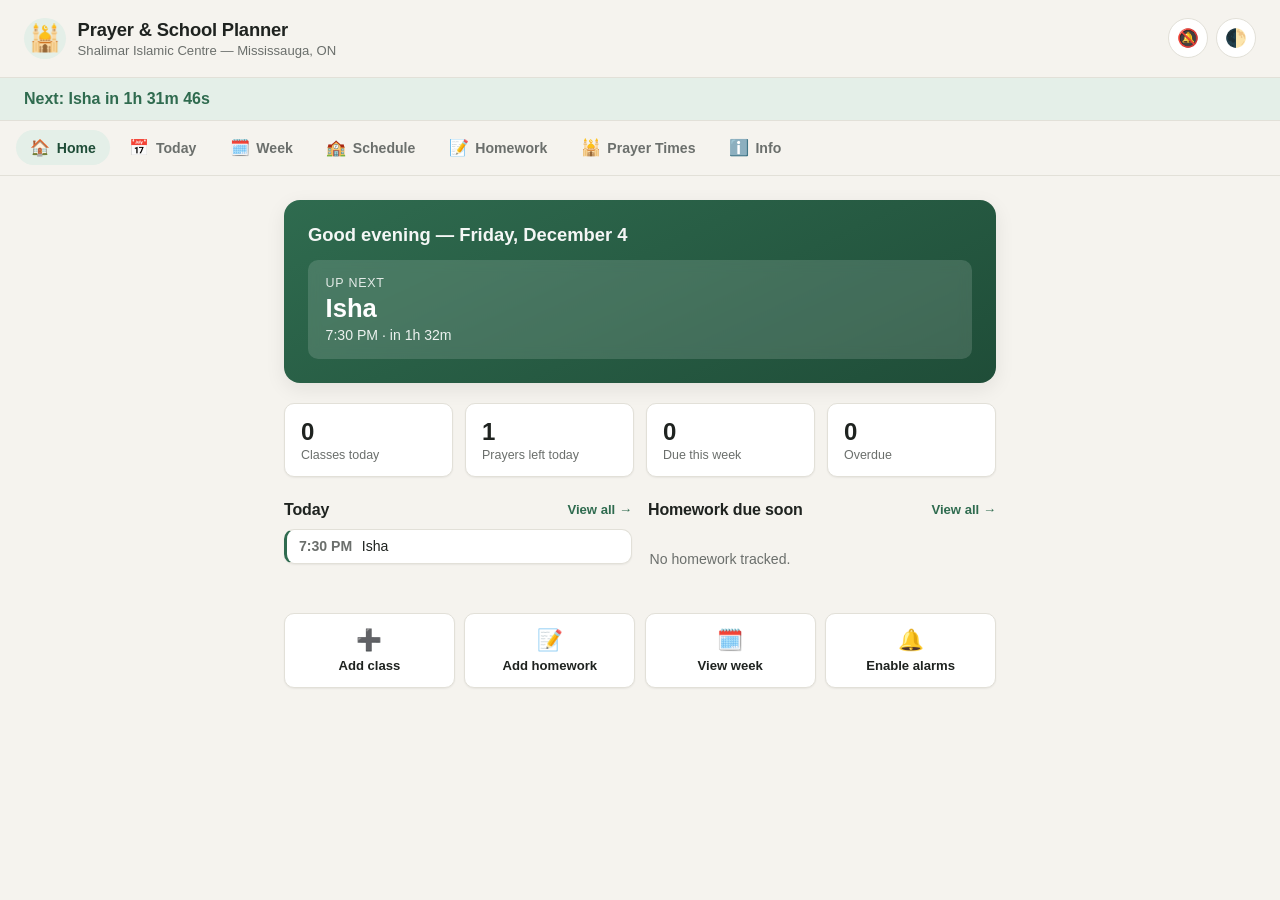
<file: index.html>
<!doctype html>
<html lang="en">
<head>
<meta charset="UTF-8">
<meta name="viewport" content="width=device-width, initial-scale=1.0">
<title>Shalimar Prayer &amp; School Planner</title>
<meta name="description" content="Merge your school timetable with Shalimar Islamic Centre prayer timings.">
<meta name="theme-color" content="#2f6b4f">
<meta name="apple-mobile-web-app-capable" content="yes">
<meta name="apple-mobile-web-app-title" content="Prayer Planner">
<link rel="manifest" href="manifest.json">
<link rel="apple-touch-icon" href="icon-192.png">
<link rel="icon" href="icon-192.png">
<link rel="stylesheet" href="styles.css">
</head>
<body>
<header class="app-header">
  <div class="header-title">
    <span class="header-logo">🕌</span>
    <div>
      <h1>Prayer &amp; School Planner</h1>
      <p class="muted">Shalimar Islamic Centre — Mississauga, ON</p>
    </div>
  </div>
  <div class="header-actions">
    <button id="alarm-toggle-btn" class="icon-btn" title="Enable 15-minute Iqama alarm" aria-label="Enable Iqama alarm">🔕</button>
    <button id="install-btn" class="icon-btn" style="display:none;" title="Install app" aria-label="Install app">📲</button>
    <button id="theme-toggle" class="icon-btn" title="Toggle theme" aria-label="Toggle theme">🌓</button>
  </div>
</header>

<div id="dst-banner" class="banner" style="display:none;"></div>
<div id="countdown-banner" class="banner countdown-banner" style="display:none;"></div>

<div id="alarm-modal" class="alarm-modal" style="display:none;">
  <div class="alarm-modal-inner">
    <div class="alarm-icon">⏰</div>
    <h2 id="alarm-title"></h2>
    <p id="alarm-subtitle" class="muted"></p>
    <button id="alarm-dismiss-btn">Stop Alarm</button>
  </div>
</div>

<nav class="tabs">
  <button class="tab-btn active" data-tab="home-tab"><span class="tab-icon">🏠</span>Home</button>
  <button class="tab-btn" data-tab="today-tab"><span class="tab-icon">📅</span>Today</button>
  <button class="tab-btn" data-tab="week-tab"><span class="tab-icon">🗓️</span>Week</button>
  <button class="tab-btn" data-tab="schedule-tab"><span class="tab-icon">🏫</span>Schedule</button>
  <button class="tab-btn" data-tab="homework-tab"><span class="tab-icon">📝</span>Homework</button>
  <button class="tab-btn" data-tab="times-tab"><span class="tab-icon">🕌</span>Prayer Times</button>
  <button class="tab-btn" data-tab="info-tab"><span class="tab-icon">ℹ️</span>Info</button>
</nav>

<main>
  <section id="home-tab" class="tab-panel active">
    <div class="home-hero">
      <p class="home-greeting" id="home-greeting"></p>
      <div class="home-next-card" id="home-next-card"></div>
    </div>

    <div class="home-stats" id="home-stats"></div>

    <div class="home-columns">
      <div class="home-col">
        <div class="home-col-header">
          <h3>Today</h3>
          <button class="link-btn" data-tab="today-tab">View all →</button>
        </div>
        <div id="home-today-preview" class="mini-list"></div>
      </div>
      <div class="home-col">
        <div class="home-col-header">
          <h3>Homework due soon</h3>
          <button class="link-btn" data-tab="homework-tab">View all →</button>
        </div>
        <div id="home-homework-preview" class="mini-list"></div>
      </div>
    </div>

    <div class="home-quick-actions">
      <button class="quick-action" data-tab="schedule-tab"><span>➕</span>Add class</button>
      <button class="quick-action" data-tab="homework-tab"><span>📝</span>Add homework</button>
      <button class="quick-action" data-tab="week-tab"><span>🗓️</span>View week</button>
      <button class="quick-action" id="home-alarm-btn"><span>🔔</span>Enable alarms</button>
      <button class="quick-action" id="home-install-btn" style="display:none;"><span>📲</span>Install app</button>
    </div>
  </section>

  <section id="today-tab" class="tab-panel">
    <div class="date-nav">
      <button id="prev-day" aria-label="Previous day">&larr;</button>
      <div class="date-heading">
        <span id="date-label"></span>
      </div>
      <button id="next-day" aria-label="Next day">&rarr;</button>
      <button id="today-btn">Today</button>
    </div>
    <div id="today-homework" class="hw-chips" style="display:none;"></div>
    <div id="timeline" class="timeline"></div>
  </section>

  <section id="week-tab" class="tab-panel">
    <div class="date-nav">
      <button id="prev-week" aria-label="Previous week">&larr;</button>
      <div class="date-heading">
        <span id="week-label"></span>
      </div>
      <button id="next-week" aria-label="Next week">&rarr;</button>
      <button id="this-week-btn">This Week</button>
    </div>
    <div id="week-grid" class="week-grid"></div>
  </section>

  <section id="schedule-tab" class="tab-panel">
    <h2>Subjects</h2>
    <p class="muted small">Create a subject folder (e.g. "Math") with a color, then tag classes and homework with it — everything in that subject shares the color everywhere in the app.</p>
    <form id="folder-form" class="class-form">
      <input type="text" id="folder-name" placeholder="Subject name (e.g. Math)" required>
      <div id="folder-color-swatches" class="color-swatches"></div>
      <button type="submit">Add subject</button>
    </form>
    <div id="folder-list" class="folder-list"></div>

    <h2>Add a class</h2>
    <form id="class-form" class="class-form">
      <input type="text" id="class-name" placeholder="Class name (e.g. Period 3 — Math)" required>
      <div class="time-row">
        <label>Start <input type="time" id="class-start" required></label>
        <label>End <input type="time" id="class-end" required></label>
      </div>
      <select id="class-folder"><option value="">No subject</option></select>
      <div class="day-checks">
        <label><input type="checkbox" class="day-check" value="1"> Mon</label>
        <label><input type="checkbox" class="day-check" value="2"> Tue</label>
        <label><input type="checkbox" class="day-check" value="3"> Wed</label>
        <label><input type="checkbox" class="day-check" value="4"> Thu</label>
        <label><input type="checkbox" class="day-check" value="5"> Fri</label>
      </div>
      <button type="submit">Add class</button>
    </form>

    <h2>Your weekly timetable</h2>
    <div id="schedule-list" class="schedule-list"></div>
  </section>

  <section id="homework-tab" class="tab-panel">
    <h2>Add an assignment</h2>
    <form id="homework-form" class="class-form">
      <input type="text" id="hw-title" placeholder="Assignment or test (e.g. Ch. 5 test)" required>
      <select id="hw-folder"><option value="">No subject</option></select>
      <div class="time-row">
        <label>Due date <input type="date" id="hw-due" required></label>
      </div>
      <input type="text" id="hw-notes" placeholder="Notes (optional)">
      <button type="submit">Add assignment</button>
    </form>

    <h2>Your assignments</h2>
    <div id="homework-list" class="schedule-list"></div>
  </section>

  <section id="times-tab" class="tab-panel">
    <h2>Monthly Iqama Timings</h2>
    <div class="month-controls">
      <select id="month-select"></select>
      <input type="number" id="year-input" min="2020" max="2100">
    </div>
    <div class="table-wrap">
      <table>
        <thead>
          <tr><th>Date</th><th>Fajr</th><th>Zhuhr</th><th>Asr</th><th>Maghrib</th><th>Isha</th></tr>
        </thead>
        <tbody id="month-table-body"></tbody>
      </table>
    </div>
    <p class="muted small">Fajr/Zhuhr/Asr/Isha for the 1st, 10th/DST-Sunday and 20th are taken directly from the mosque's published sheet. Fajr/Asr/Isha hold at that value until the next listed date (matching the board), Zhuhr is interpolated between them, and Maghrib is calculated from sunset (not on the printed sheet). Rows are highlighted when a time changes from the day before. Treat Maghrib and in-between days as close estimates rather than the official Iqama.</p>
  </section>

  <section id="info-tab" class="tab-panel">
    <h2>Jumu'ah</h2>
    <div id="jumuah-info"></div>
  </section>
</main>

<script src="prayer-data.js"></script>
<script src="app.js"></script>
</body>
</html>
</file>
<file: styles.css>
:root {
  --bg: #f5f3ee;
  --surface: #ffffff;
  --text: #1f2320;
  --muted: #6b6f6c;
  --border: #e2e0d8;
  --accent: #2f6b4f;
  --accent-dark: #1f4d38;
  --accent-soft: #e4efe8;
  --gold: #b8863b;
  --gold-soft: #f7ecd9;
  --danger: #a4432f;
  --danger-soft: #f7e6e1;
  --radius: 10px;
  --radius-lg: 16px;
  --shadow-sm: 0 1px 2px rgba(20, 24, 22, 0.06);
  --shadow-md: 0 6px 20px rgba(20, 24, 22, 0.08);
}

:root[data-theme="dark"] {
  --bg: #14181a;
  --surface: #1d2225;
  --text: #eceeec;
  --muted: #97a09b;
  --border: #2c3236;
  --accent: #6fbf95;
  --accent-dark: #9adcb8;
  --accent-soft: #22322a;
  --gold: #e0b264;
  --gold-soft: #332a1a;
  --danger: #e08c78;
  --danger-soft: #3a231f;
  --shadow-sm: 0 1px 2px rgba(0, 0, 0, 0.3);
  --shadow-md: 0 10px 28px rgba(0, 0, 0, 0.35);
}

* { box-sizing: border-box; }

html { scroll-behavior: smooth; }

body {
  margin: 0;
  font-family: -apple-system, BlinkMacSystemFont, "Segoe UI", Roboto, sans-serif;
  background: var(--bg);
  color: var(--text);
  min-width: 0;
  -webkit-font-smoothing: antialiased;
}

h1, h2, h3 { letter-spacing: -0.01em; }

.app-header {
  display: flex;
  justify-content: space-between;
  align-items: center;
  gap: 1rem;
  padding: 1.1rem 1.5rem;
  border-bottom: 1px solid var(--border);
  position: sticky;
  top: 0;
  background: var(--bg);
  z-index: 20;
}
.header-title { display: flex; align-items: center; gap: 0.75rem; }
.header-logo {
  font-size: 1.6rem;
  width: 2.6rem;
  height: 2.6rem;
  display: flex;
  align-items: center;
  justify-content: center;
  background: var(--accent-soft);
  border-radius: 50%;
  flex-shrink: 0;
}
.app-header h1 { margin: 0; font-size: 1.15rem; }
.app-header p { margin: 0.1rem 0 0; font-size: 0.82rem; }
.muted { color: var(--muted); }
.small { font-size: 0.85rem; }

.header-actions { display: flex; align-items: center; gap: 0.5rem; flex-shrink: 0; }

.icon-btn {
  background: var(--surface);
  border: 1px solid var(--border);
  border-radius: 50%;
  width: 2.5rem;
  height: 2.5rem;
  cursor: pointer;
  font-size: 1.1rem;
  display: flex;
  align-items: center;
  justify-content: center;
  transition: transform 0.12s ease, border-color 0.12s ease;
}
.icon-btn:hover { transform: translateY(-1px); }
.icon-btn:active { transform: translateY(0); }
#alarm-toggle-btn.active { background: var(--accent-soft); border-color: var(--accent); color: var(--accent); }

.banner {
  background: var(--gold-soft);
  color: var(--gold);
  padding: 0.75rem 1.5rem;
  font-weight: 600;
  border-bottom: 1px solid var(--border);
}

.countdown-banner {
  background: var(--accent-soft);
  color: var(--accent);
}

.tabs {
  display: flex;
  gap: 0.3rem;
  padding: 0.6rem 1rem;
  overflow-x: auto;
  border-bottom: 1px solid var(--border);
  position: sticky;
  top: 4.4rem;
  background: var(--bg);
  z-index: 19;
  scrollbar-width: thin;
}
.tab-btn {
  display: flex;
  align-items: center;
  gap: 0.4rem;
  background: none;
  border: none;
  border-radius: 999px;
  padding: 0.5rem 0.9rem;
  cursor: pointer;
  color: var(--muted);
  font-size: 0.88rem;
  font-weight: 600;
  white-space: nowrap;
  transition: background 0.12s ease, color 0.12s ease;
}
.tab-btn:hover { background: var(--surface); }
.tab-btn.active {
  color: var(--accent-dark);
  background: var(--accent-soft);
}
.tab-icon { font-size: 1rem; }

main {
  max-width: 760px;
  margin: 0 auto;
  padding: 1.5rem;
  transition: max-width 0.15s ease;
}
main.wide { max-width: 1400px; }

.tab-panel { display: none; }
.tab-panel.active { display: block; animation: fade-in 0.18s ease; }
@keyframes fade-in {
  from { opacity: 0; transform: translateY(4px); }
  to { opacity: 1; transform: translateY(0); }
}

.date-nav {
  display: flex;
  align-items: center;
  gap: 0.5rem;
  margin-bottom: 1.25rem;
  flex-wrap: wrap;
}
.date-heading { flex: 1; font-weight: 600; font-size: 1.05rem; }
.date-nav button {
  background: var(--surface);
  border: 1px solid var(--border);
  border-radius: var(--radius);
  padding: 0.4rem 0.75rem;
  cursor: pointer;
  color: var(--text);
}

.timeline { display: flex; flex-direction: column; gap: 0.6rem; }
.timeline-row {
  display: flex;
  gap: 1rem;
  align-items: center;
  background: var(--surface);
  border: 1px solid var(--border);
  border-radius: var(--radius);
  padding: 0.75rem 1rem;
  box-shadow: var(--shadow-sm);
}
.timeline-row.prayer { border-left: 4px solid var(--accent); }
.timeline-row.class { border-left: 4px solid var(--gold); }
.timeline-row.homework { border-left: 4px solid var(--danger); }
.timeline-row .time {
  min-width: 5.5rem;
  font-variant-numeric: tabular-nums;
  font-weight: 600;
  color: var(--muted);
}
.timeline-row .content { display: flex; flex-direction: column; gap: 0.15rem; }

.badge {
  display: inline-block;
  font-size: 0.72rem;
  font-weight: 700;
  text-transform: uppercase;
  letter-spacing: 0.03em;
  padding: 0.1rem 0.5rem;
  border-radius: 999px;
  width: fit-content;
}
.prayer-badge { background: var(--accent-soft); color: var(--accent); }
.class-badge { background: var(--gold-soft); color: var(--gold); }

.conflict { color: var(--danger); font-size: 0.9rem; }
.clear { color: var(--muted); font-size: 0.9rem; }

.class-form {
  display: flex;
  flex-direction: column;
  gap: 0.75rem;
  background: var(--surface);
  border: 1px solid var(--border);
  border-radius: var(--radius-lg);
  padding: 1.1rem;
  margin-bottom: 1.5rem;
  box-shadow: var(--shadow-sm);
}
.class-form input[type="text"] {
  padding: 0.6rem;
  border-radius: var(--radius);
  border: 1px solid var(--border);
  background: var(--bg);
  color: var(--text);
}
.time-row { display: flex; gap: 1rem; flex-wrap: wrap; }
.time-row label { display: flex; flex-direction: column; gap: 0.25rem; font-size: 0.85rem; color: var(--muted); }
.time-row input {
  padding: 0.5rem;
  border-radius: var(--radius);
  border: 1px solid var(--border);
  background: var(--bg);
  color: var(--text);
}
.day-checks { display: flex; gap: 0.75rem; flex-wrap: wrap; font-size: 0.9rem; }
.day-checks label { display: flex; align-items: center; gap: 0.3rem; }

button[type="submit"], .month-controls select, .month-controls input {
  padding: 0.6rem 1rem;
  border-radius: var(--radius);
  border: 1px solid var(--border);
  cursor: pointer;
}
button[type="submit"] {
  background: var(--accent);
  color: #fff;
  border: none;
  font-weight: 600;
  width: fit-content;
  transition: transform 0.1s ease, box-shadow 0.1s ease;
}
button[type="submit"]:hover { box-shadow: var(--shadow-md); transform: translateY(-1px); }
button[type="submit"]:active { transform: translateY(0); }

.schedule-list { display: flex; flex-direction: column; gap: 0.5rem; }
.schedule-row {
  display: flex;
  justify-content: space-between;
  align-items: center;
  background: var(--surface);
  border: 1px solid var(--border);
  border-radius: var(--radius);
  padding: 0.6rem 1rem;
  box-shadow: var(--shadow-sm);
}
.delete-btn {
  background: none;
  border: none;
  color: var(--danger);
  font-size: 1.3rem;
  cursor: pointer;
  line-height: 1;
}

.month-controls { display: flex; gap: 0.75rem; margin-bottom: 1rem; }
.month-controls select, .month-controls input {
  background: var(--surface);
  color: var(--text);
}
.month-controls input { width: 6rem; }

.table-wrap { overflow-x: auto; max-height: 60vh; overflow-y: auto; border-radius: var(--radius-lg); box-shadow: var(--shadow-sm); }
table { width: 100%; border-collapse: collapse; background: var(--surface); overflow: hidden; }
th, td { padding: 0.5rem 0.75rem; text-align: left; border-bottom: 1px solid var(--border); white-space: nowrap; }
th { color: var(--muted); font-size: 0.8rem; text-transform: uppercase; letter-spacing: 0.03em; position: sticky; top: 0; background: var(--surface); }
tr.changed-row { background: var(--gold-soft); }
tr.today-row { background: var(--accent-soft); font-weight: 600; }
tr.past-row { color: var(--muted); opacity: 0.5; }

#jumuah-info {
  background: var(--surface);
  border: 1px solid var(--border);
  border-radius: var(--radius-lg);
  padding: 1.1rem;
  line-height: 1.6;
  box-shadow: var(--shadow-sm);
}

/* Homework */
.hw-chips { display: flex; flex-wrap: wrap; gap: 0.5rem; margin-bottom: 1rem; }
.hw-chip {
  background: var(--danger-soft);
  color: var(--danger);
  font-size: 0.8rem;
  font-weight: 600;
  padding: 0.3rem 0.7rem;
  border-radius: 999px;
}

.homework-row { align-items: flex-start; }
.hw-check { display: flex; gap: 0.6rem; align-items: flex-start; cursor: pointer; flex: 1; }
.hw-check input { margin-top: 0.25rem; }

.homework-row.overdue { border-left: 4px solid var(--danger); }
.homework-row.due-today { border-left: 4px solid var(--gold); }
.homework-row.due-soon { border-left: 4px solid var(--accent); }
.homework-row.done { opacity: 0.55; }
.homework-row.done strong { text-decoration: line-through; }

/* Week view */
.week-grid {
  display: grid;
  grid-template-columns: repeat(7, minmax(9.5rem, 1fr));
  gap: 0.6rem;
  overflow-x: auto;
  padding-bottom: 0.5rem;
}
.week-day {
  background: var(--surface);
  border: 1px solid var(--border);
  border-radius: var(--radius-lg);
  padding: 0.7rem;
  display: flex;
  flex-direction: column;
  gap: 0.5rem;
  min-width: 0;
  box-shadow: var(--shadow-sm);
}
.week-day.is-today { border-color: var(--accent); box-shadow: 0 0 0 1px var(--accent); }
.week-day-header {
  display: flex;
  flex-direction: column;
  gap: 0.1rem;
  font-weight: 600;
  font-size: 0.85rem;
  position: relative;
}
.hw-dot {
  position: absolute;
  top: 0;
  right: 0;
  background: var(--danger);
  color: #fff;
  font-size: 0.7rem;
  font-weight: 700;
  border-radius: 999px;
  min-width: 1.1rem;
  height: 1.1rem;
  display: flex;
  align-items: center;
  justify-content: center;
}
.week-day-events { display: flex; flex-direction: column; gap: 0.3rem; }
.week-event {
  display: flex;
  gap: 0.4rem;
  font-size: 0.78rem;
  border-left: 3px solid var(--gold);
  padding-left: 0.4rem;
}
.week-event.prayer { border-left-color: var(--accent); }
.week-event.homework { border-left-color: var(--danger); font-weight: 600; }
.week-event .time { color: var(--muted); font-variant-numeric: tabular-nums; white-space: nowrap; }

/* Folders / subjects */
.color-swatches { display: flex; flex-wrap: wrap; gap: 0.5rem; }
.color-swatch {
  width: 1.75rem;
  height: 1.75rem;
  border-radius: 50%;
  cursor: pointer;
  border: 2px solid transparent;
  padding: 0;
  transition: transform 0.1s ease;
}
.color-swatch:hover { transform: scale(1.15); }
.color-swatch.selected { border-color: var(--text); box-shadow: 0 0 0 2px var(--surface) inset; }

.folder-list { display: flex; flex-wrap: wrap; gap: 0.5rem; margin-bottom: 1.5rem; }
.folder-pill {
  display: inline-flex;
  align-items: center;
  gap: 0.4rem;
  padding: 0.3rem 0.6rem;
  border-radius: 999px;
  font-size: 0.85rem;
  font-weight: 600;
}
.folder-dot { width: 0.6rem; height: 0.6rem; border-radius: 50%; flex-shrink: 0; }
.folder-delete {
  background: none;
  border: none;
  cursor: pointer;
  color: inherit;
  font-size: 1rem;
  line-height: 1;
  opacity: 0.7;
}
.folder-tag {
  display: inline-block;
  font-size: 0.72rem;
  font-weight: 700;
  padding: 0.05rem 0.45rem;
  border-radius: 999px;
  margin-left: 0.35rem;
}

.class-form select {
  padding: 0.6rem;
  border-radius: var(--radius);
  border: 1px solid var(--border);
  background: var(--bg);
  color: var(--text);
}

.hw-timeline-check { display: flex; align-items: center; gap: 0.5rem; cursor: pointer; flex-wrap: wrap; }

/* Alarm */
.alarm-modal {
  position: fixed;
  inset: 0;
  background: rgba(0, 0, 0, 0.65);
  display: flex;
  align-items: center;
  justify-content: center;
  z-index: 1000;
  padding: 1.5rem;
}
.alarm-modal-inner {
  background: var(--surface);
  border-radius: calc(var(--radius) * 2);
  padding: 2.5rem 2rem;
  text-align: center;
  max-width: 24rem;
  width: 100%;
  box-shadow: 0 20px 60px rgba(0, 0, 0, 0.4);
  animation: alarm-pulse 1s ease-in-out infinite;
}
.alarm-icon { font-size: 3.5rem; animation: alarm-shake 0.5s ease-in-out infinite; }
.alarm-modal-inner h2 { margin: 0.75rem 0 0.25rem; font-size: 1.4rem; }
#alarm-dismiss-btn {
  margin-top: 1.5rem;
  background: var(--danger);
  color: #fff;
  border: none;
  border-radius: var(--radius);
  padding: 0.9rem 2rem;
  font-size: 1.05rem;
  font-weight: 700;
  cursor: pointer;
  width: 100%;
}
@keyframes alarm-pulse {
  0%, 100% { box-shadow: 0 20px 60px rgba(0, 0, 0, 0.4); }
  50% { box-shadow: 0 20px 60px rgba(164, 67, 47, 0.55); }
}
@keyframes alarm-shake {
  0%, 100% { transform: rotate(-8deg); }
  50% { transform: rotate(8deg); }
}

/* ---------- Home dashboard ---------- */
.home-hero {
  background: linear-gradient(155deg, var(--accent) 0%, var(--accent-dark) 100%);
  border-radius: var(--radius-lg);
  padding: 1.5rem;
  color: #fff;
  margin-bottom: 1.25rem;
  box-shadow: var(--shadow-md);
}
.home-greeting { margin: 0 0 0.9rem; font-size: 1.15rem; font-weight: 700; opacity: 0.95; }
.home-next-card {
  background: rgba(255, 255, 255, 0.14);
  border-radius: var(--radius);
  padding: 1rem 1.1rem;
  backdrop-filter: blur(6px);
}
.home-next-label { font-size: 0.78rem; text-transform: uppercase; letter-spacing: 0.06em; opacity: 0.85; margin: 0 0 0.2rem; }
.home-next-value { font-size: 1.6rem; font-weight: 800; margin: 0; }
.home-next-sub { margin: 0.3rem 0 0; font-size: 0.88rem; opacity: 0.9; }

.home-stats {
  display: grid;
  grid-template-columns: repeat(auto-fit, minmax(9rem, 1fr));
  gap: 0.75rem;
  margin-bottom: 1.5rem;
}
.stat-card {
  background: var(--surface);
  border: 1px solid var(--border);
  border-radius: var(--radius);
  padding: 0.9rem 1rem;
  box-shadow: var(--shadow-sm);
}
.stat-card .stat-value { font-size: 1.5rem; font-weight: 800; line-height: 1.1; }
.stat-card .stat-label { font-size: 0.78rem; color: var(--muted); margin-top: 0.15rem; }

.home-columns {
  display: grid;
  grid-template-columns: 1fr 1fr;
  gap: 1rem;
  margin-bottom: 1.5rem;
}
.home-col-header { display: flex; justify-content: space-between; align-items: center; margin-bottom: 0.6rem; }
.home-col-header h3 { margin: 0; font-size: 1rem; }
.link-btn {
  background: none;
  border: none;
  color: var(--accent);
  font-weight: 600;
  font-size: 0.82rem;
  cursor: pointer;
  padding: 0;
}
.mini-list { display: flex; flex-direction: column; gap: 0.5rem; }
.mini-list-item {
  display: flex;
  gap: 0.6rem;
  align-items: center;
  background: var(--surface);
  border: 1px solid var(--border);
  border-left: 3px solid var(--accent);
  border-radius: var(--radius);
  padding: 0.55rem 0.75rem;
  font-size: 0.88rem;
  box-shadow: var(--shadow-sm);
}
.mini-list-item .time { color: var(--muted); font-variant-numeric: tabular-nums; white-space: nowrap; font-weight: 600; }
.mini-list-empty { color: var(--muted); font-size: 0.88rem; padding: 0.5rem 0.1rem; }

.home-quick-actions {
  display: grid;
  grid-template-columns: repeat(auto-fit, minmax(9rem, 1fr));
  gap: 0.6rem;
}
.quick-action {
  display: flex;
  flex-direction: column;
  align-items: center;
  gap: 0.35rem;
  background: var(--surface);
  border: 1px solid var(--border);
  border-radius: var(--radius);
  padding: 0.9rem 0.6rem;
  cursor: pointer;
  font-weight: 600;
  font-size: 0.82rem;
  color: var(--text);
  box-shadow: var(--shadow-sm);
  transition: transform 0.1s ease, box-shadow 0.1s ease;
}
.quick-action span { font-size: 1.3rem; }
.quick-action:hover { transform: translateY(-2px); box-shadow: var(--shadow-md); }

@media (max-width: 640px) {
  .home-columns { grid-template-columns: 1fr; }
  .app-header p { display: none; }
  .header-title h1 { font-size: 1.05rem; }
}
</file>
